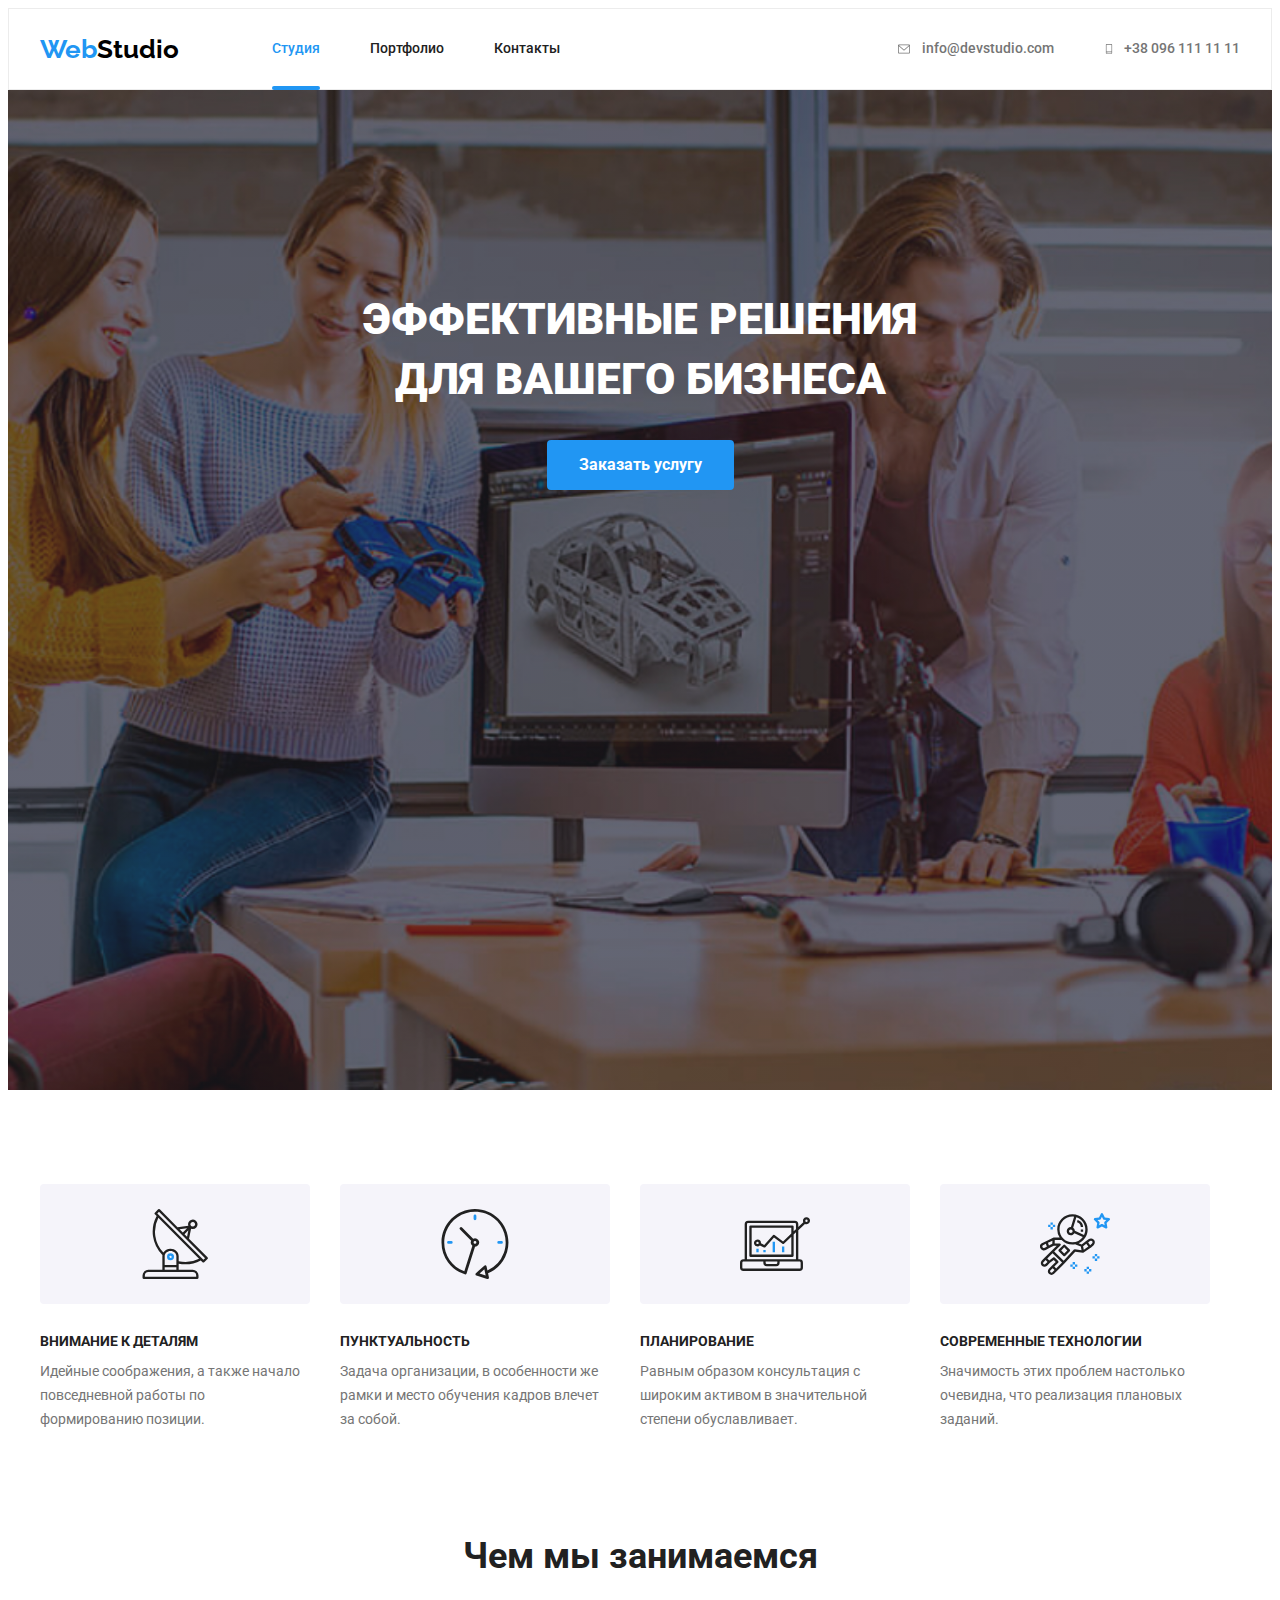
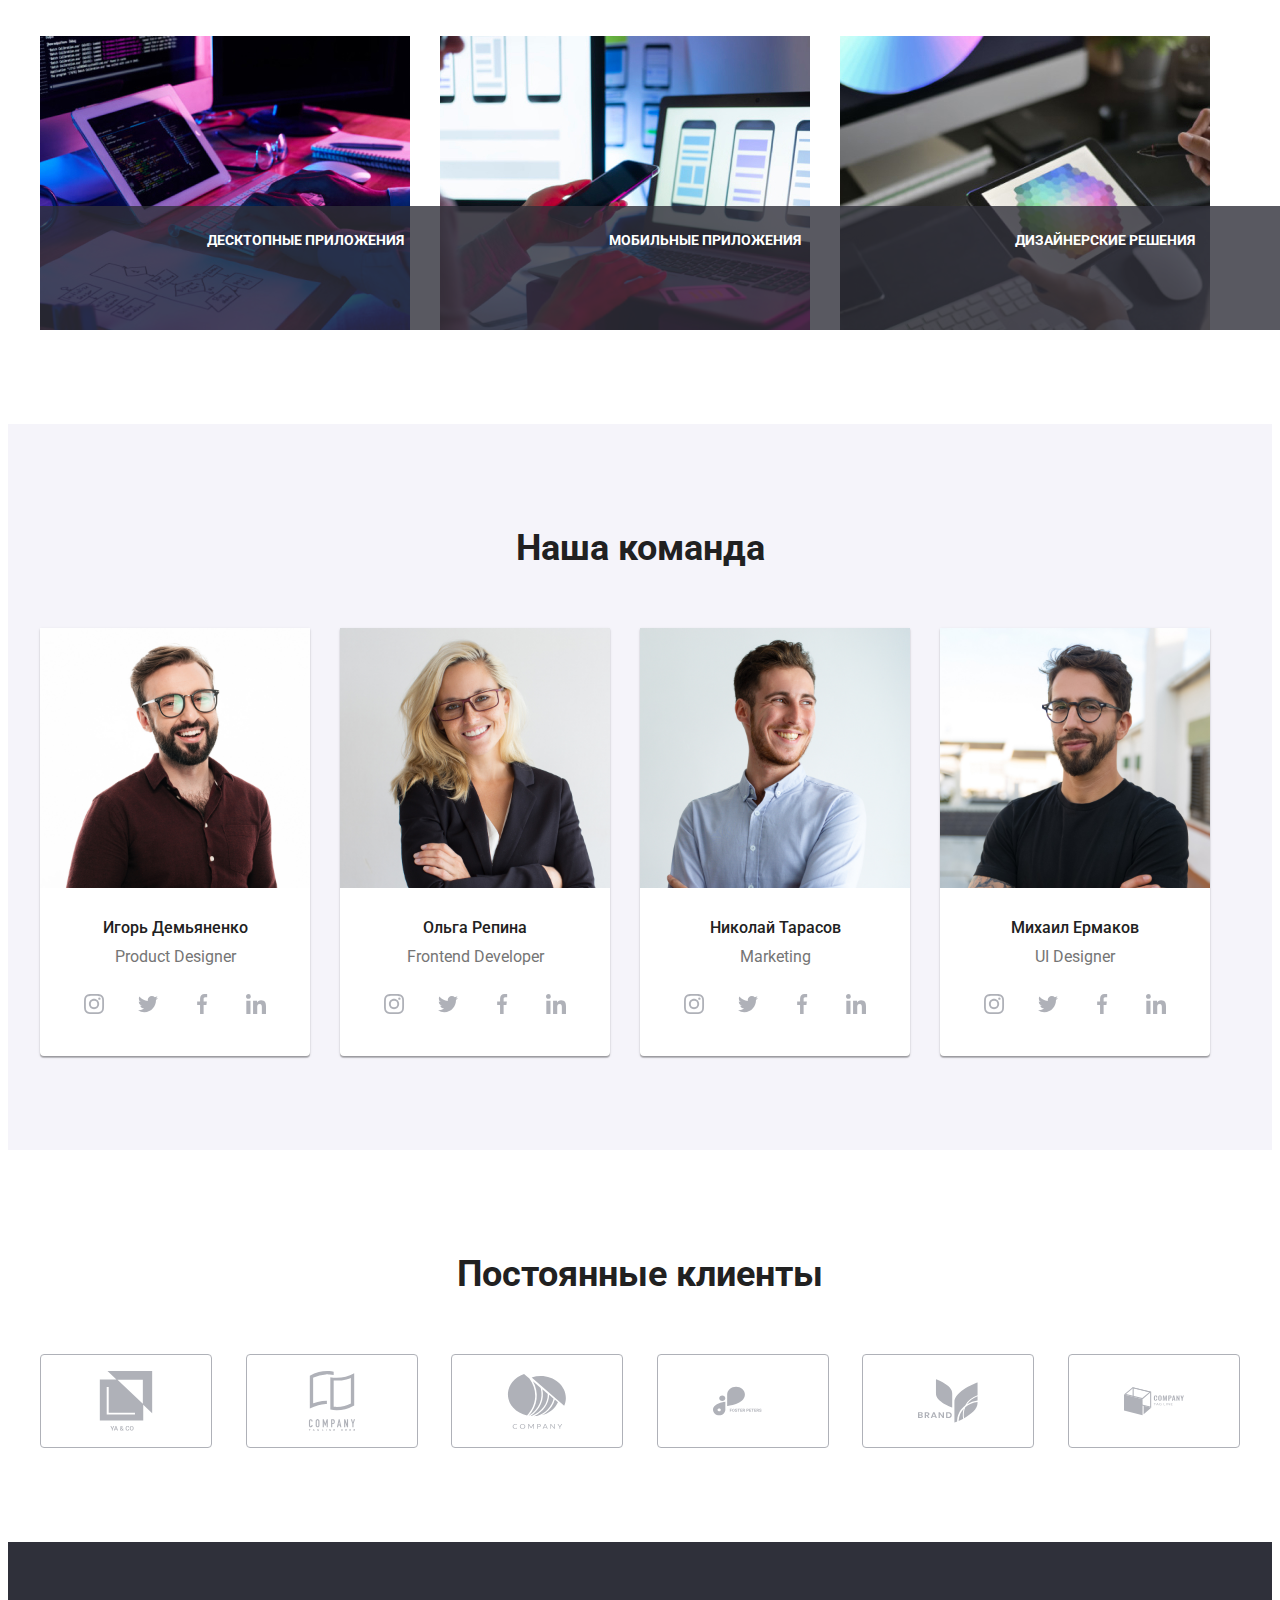
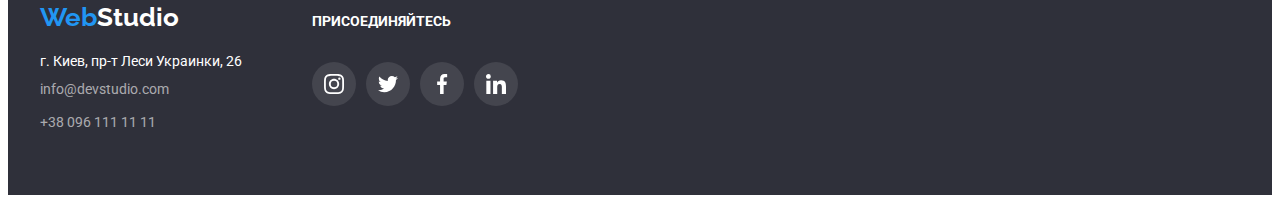
<file: index.html>
<!DOCTYPE html>
<html lang="en">

<head>
    <meta charset="UTF-8">
    <meta http-equiv="X-UA-Compatible" content="IE=edge">
    <meta name="viewport" content="width=device-width, initial-scale=1.0">
    <title>Document</title>
    <link href="https://fonts.googleapis.com/css2?family=Raleway:wght@700&family=Roboto:wght@400;500;700;900&display=swap"
        rel="stylesheet">
    <link rel="stylesheet" href="https://cdnjs.cloudflare.com/ajax/libs/modern-normalize/1.1.0/modern-normalize.min.css"
        integrity="sha512-wpPYUAdjBVSE4KJnH1VR1HeZfpl1ub8YT/NKx4PuQ5NmX2tKuGu6U/JRp5y+Y8XG2tV+wKQpNHVUX03MfMFn9Q=="
        crossorigin="anonymous" referrerpolicy="no-referrer" />
    <link rel="stylesheet" href="./css/styles.css">
</head>

<body>
    <!--Шапка-->
    <header class="header">
    <div class="container main-nav">   
        <nav class="nav">
                <a href="" class="logo">
                    <span>Web</span>Studio
                </a>
            <!-- Навігація-->
            <ul class="site-nav">
                <li class="item"><a href="./index.html" class="link current">
                    Студия</a></li>
                <li class="item"><a href="./portfolio.html" class="link">Портфолио</a></li>
                <li class="item"><a href="" class="link">Контакты</a></li>
            </ul>
        </nav> 
        <!-- Контакти-->
        
        <ul class="contacts-list">
            <!-- Link to e-mail address -->
            <li class="item">
                <a href="mailto:info@devstudio.com" class="link link-icon">
                    <svg class="icon-mail" width="16px" height="12px">
                        <use href="./images/symbol-defs2.svg#icon-envelope"></use>
                    </svg>
            info@devstudio.com
                </a>
            </li>
            <!-- Link to phone number  -->
            <li class="item"><a href="tel:+380961111111" class="link link-icon">
                <svg class="icon-tel" width="10px" height="16px">
                <use href="./images/symbol-defs2.svg#icon-smartphone"></use>
            </svg>
            +38 096 111 11 11</a> </li>
        </ul>
    </div>
    </header>
    <main> 
        <!--Герой-->
        <section class="hero">
            <h1 class="hero-title">Эффективные решения<br> для вашего бизнеса</h1>
            <button type="button" class="button" data-modal-open>Заказать услугу</button>
        </section>
        <!--Переваги-->
        <section class="section section-preference">
            <div class="container">
                <ul class="preference">
                    <li class="item">
                        <div class="item-icon">
                            <svg class="icon-antenna" width="70px" height="70px">
                                <use href="./images/symbol-defs2.svg#icon-preference1">
                                </use>  
                            </svg>
                        </div>
                        <h3 class="preference-title">Внимание к деталям</h3>
                        <p class="preference-text">Идейные соображения, а также начало повседневной работы по формированию позиции.</p>
                    </li>

                    <li class="item">
                        <div class="item-icon">
                            <svg class="icon-clock" width="70px" height="70px">
                                <use href="./images/symbol-defs2.svg#icon-preference2">
                                </use>
                            </svg>
                        </div>
                        <h3 class="preference-title">Пунктуальность</h3>
                        <p class="preference-text">Задача организации, в особенности же рамки и место обучения кадров влечет за собой.</p>
                    </li>
                    <li class="item">
                        <div class="item-icon">
                            <svg class="icon-diagram" width="70px" height="70px">
                                <use href="./images/symbol-defs2.svg#icon-preference3">
                                </use>
                            </svg>
                        </div>    
                        <h3 class="preference-title">Планирование</h3>
                        <p class="preference-text">Равным образом консультация с широким активом в значительной степени обуславливает.</p>
                    </li>
                    <li class="item">
                        <div class="item-icon">
                            <svg class="icon-astronaut" width="70px" height="70px">
                                <use href="./images/symbol-defs2.svg#icon-preference4">
                                </use>
                            </svg>
                        </div>
                        <h3 class="preference-title">Современные технологии</h3>
                        <p class="preference-text">Значимость этих проблем настолько очевидна, что реализация плановых заданий.</p>
                    </li>
                </ul>
            </div>
        </section>
        <!--Чем мы занимаемся-->
        <section class="section ">
            <div class="container">
                <h2 class="section-title">Чем мы занимаемся</h2>
                <ul class="work">
                    <li class="item work-item">
                        <img src="./images/img1.jpg" alt="" width="370">
                        <h3 class="work-title">Десктопные приложения</h3>
                    </li>
                    <li class="item work-item">
                        <img src="./images/img2.jpg" alt="" width="370">
                        <h3 class="work-title">Мобильные приложения</h3>
                    </li>
                    <li class="item work-item">
                        <img src="./images/img3.jpg" alt="" width="370">
                        <h3 class="work-title">Дизайнерские решения</h3>
                    </li>
                </ul>
            </div>
        </section> 
        <!--Наша команда-->
        <section class="section section-team">
            <div class="container">
                <h2 class="section-title">Наша команда</h2>
                <ul class="section-list">
                    <li class="item box-shadow">
                        <img src="./images/img4.jpg" alt="Игорь Демьяненко" width="270"> 
                        <div class="item-box">
                            <h3 class="title-list">Игорь Демьяненко</h3>
                            <p class="title-text">Product Designer</p>
                            <ul class="social-list">
                              <li>
                                  <a href="" class="social-link">
                                        <svg class="social-icon" >
                                            <use href="./images/symbol-defs2.svg#icon-instagram">
                                            </use>
                                        </svg>
                                    </a>
                              </li> 
                              <li>
                                <a href="" class="social-link">
                                    <svg class="social-icon" >
                                        <use href="./images/symbol-defs2.svg#icon-twitter">
                                        </use>
                                    </svg>
                                </a>
                              </li>
                              <li>
                                <a href="" class="social-link">
                                    <svg class="social-icon" >
                                        <use href="./images/symbol-defs2.svg#icon-facebook">
                                        </use>
                                    </svg>
                                </a>
                              </li>
                              <li>
                                <a href="" class="social-link">
                                    <svg class="social-icon" >
                                        <use href="./images/symbol-defs2.svg#icon-linkedin">
                                        </use>
                                    </svg>
                                </a>
                              </li>
                            </ul>
                        </div>
                    </li>
                    <li class="item box-shadow">
                        <img src="./images/img5.jpg" alt="Ольга Репина" width="270">
                        <div class="item-box">
                            <h3 class="title-list">Ольга Репина</h3>
                            <p class="title-text">Frontend Developer</p>
                            <ul class="social-list">
                                <li>
                                    <a href="" class="social-link">
                                        <svg class="social-icon" >
                                            <use href="./images/symbol-defs2.svg#icon-instagram">
                                            </use>
                                        </svg>
                                    </a>
                                </li>
                                <li>
                                    <a href="" class="social-link">
                                        <svg class="social-icon" >
                                            <use href="./images/symbol-defs2.svg#icon-twitter">
                                            </use>
                                        </svg>
                                    </a>
                                </li>
                                <li>
                                    <a href="" class="social-link">
                                        <svg class="social-icon" >
                                            <use href="./images/symbol-defs2.svg#icon-facebook">
                                            </use>
                                        </svg>
                                    </a>
                                </li>
                                <li>
                                    <a href="" class="social-link">
                                        <svg class="social-icon" >
                                            <use href="./images/symbol-defs2.svg#icon-linkedin">
                                            </use>
                                        </svg>
                                    </a>
                                </li>
                            </ul>
                        </div>
                    </li>
                    <li class="item box-shadow">
                        <img src="./images/img6.jpg" alt="Николай Тарасов" width="270">
                        <div class="item-box">
                            <h3 class="title-list">Николай Тарасов</h3>
                            <p class="title-text">Marketing</p>
                            <ul class="social-list">
                                <li>
                                    <a href="" class="social-link">
                                        <svg class="social-icon" >
                                            <use href="./images/symbol-defs2.svg#icon-instagram">
                                            </use>
                                        </svg>
                                    </a>
                                </li>
                                <li>
                                    <a href="" class="social-link">
                                        <svg class="social-icon" >
                                            <use href="./images/symbol-defs2.svg#icon-twitter">
                                            </use>
                                        </svg>
                                    </a>
                                </li>
                                <li>
                                    <a href="" class="social-link">
                                        <svg class="social-icon" >
                                            <use href="./images/symbol-defs2.svg#icon-facebook">
                                            </use>
                                        </svg>
                                    </a>
                                </li>
                                <li>
                                    <a href="" class="social-link">
                                        <svg class="social-icon" >
                                            <use href="./images/symbol-defs2.svg#icon-linkedin">
                                            </use>
                                        </svg>
                                    </a>
                                </li>
                            </ul>
                        </div>
                    </li>
                    <li class="item box-shadow">
                        <img src="./images/img7.jpg" alt="Михаил Ермаков" width="270">
                        <div class="item-box">
                            <h3 class="title-list">Михаил Ермаков</h3>
                            <p class="title-text">UI Designer</p>
                            <ul class="social-list">
                                <li>
                                    <a href="" class="social-link">
                                        <svg class="social-icon" >
                                            <use href="./images/symbol-defs2.svg#icon-instagram">
                                            </use>
                                        </svg>
                                    </a>
                                </li>
                                <li>
                                    <a href="" class="social-link">
                                        <svg class="social-icon" >
                                            <use href="./images/symbol-defs2.svg#icon-twitter">
                                            </use>
                                        </svg>
                                    </a>
                                </li>
                                <li>
                                    <a href="" class="social-link">
                                        <svg class="social-icon" >
                                            <use href="./images/symbol-defs2.svg#icon-facebook">
                                            </use>
                                        </svg>
                                    </a>
                                </li>
                                <li>
                                    <a href="" class="social-link">
                                        <svg class="social-icon" >
                                            <use href="./images/symbol-defs2.svg#icon-linkedin">
                                            </use>
                                        </svg>
                                    </a>
                                </li>
                            </ul>
                        </div>
                    </li> 
                </ul>
            </div>
        </section>
        <!--Постоянные клиенты--> 
        <section class="section">
            <div class="container">
                <h2 class="section-title">Постоянные клиенты</h2>
                <ul class="clients-list">
                    <li class="clients-item">
                        <a href="" class="clients-link">
                            <svg class="client-icon" >
                                <use href="./images/symbol-defs2.svg#icon-company1"> 
                                </use>
                            </svg>
                        </a>
                    </li>
                    <li class="clients-item">
                        <a href="" class="clients-link">
                            <svg class="client-icon">
                                <use href="./images/symbol-defs2.svg#icon-company2">
                                </use>
                            </svg>
                        </a>
                    </li>
                    <li class="clients-item">
                        <a href="" class="clients-link">
                            <svg class="client-icon">
                                <use href="./images/symbol-defs2.svg#icon-company3">
                                </use>
                            </svg>
                        </a>
                    </li>
                    <li class="clients-item">
                        <a href="" class="clients-link">
                            <svg class="client-icon">
                                <use href="./images/symbol-defs2.svg#icon-company4">
                                </use>
                            </svg>
                        </a>
                    </li>
                    <li class="clients-item">
                        <a href="" class="clients-link">
                            <svg class="client-icon">
                                <use href="./images/symbol-defs2.svg#icon-company5">
                                </use>
                            </svg>
                        </a>
                    </li>
                    <li class="clients-item">
                        <a href="" class="clients-link">
                            <svg class="client-icon">
                                <use href="./images/symbol-defs2.svg#icon-company6">
                                </use>
                            </svg>
                        </a>
                    </li>
                </ul>
            </div>
        </section>
    </main>

    <footer class="footer">
        <div class="container footer-container">
            <div class="contacts-conainer">
            <a href="" class="logo-footer">
                <span >Web</span>Studio
            </a>
            <address class="address">г. Киев, пр-т Леси Украинки, 26</address>
            <ul class="contacts">
                <!-- Link to e-mail address -->
                <li><a href="mailto:info@devstudio.com" class="link">info@devstudio.com</a></li>
                <!-- Link to phone number  -->
                <li class="item"><a href="tel:+380961111111" class="link">+38 096 111 11 11</a> </li>
            </ul>
            </div>
            <div class="social-container">
            <h3 class="footer-title-link">присоединяйтесь</h3>
            <ul class="social-list footer-list">
                <li class="social-item">
                    <a href="" class="social-link footer-link">
                        <svg class="social-icon icon-footer">
                            <use href="./images/symbol-defs2.svg#icon-instagram">
                            </use>
                        </svg>
                    </a>
                </li>
                <li class="social-item">
                    <a href="" class="social-link footer-link">
                        <svg class="social-icon icon-footer">
                            <use href="./images/symbol-defs2.svg#icon-twitter">
                            </use>
                        </svg>
                    </a>
                </li>
                <li class="social-item">
                    <a href="" class="social-link footer-link">
                        <svg class="social-icon icon-footer">
                            <use href="./images/symbol-defs2.svg#icon-facebook">
                            </use>
                        </svg>
                    </a>
                </li>
                <li class="social-item">
                    <a href="" class="social-link footer-link">
                        <svg class="social-icon icon-footer">
                            <use href="./images/symbol-defs2.svg#icon-linkedin">
                            </use>
                        </svg>
                    </a>
                </li>
            </ul>
            </div>
        </div>
    </footer>
<div class="backdrop is-hidden" data-modal>
    <div class="modal">
        <button type="button" class="close-button" data-modal-close>
            <svg class="icon-close" width="18px" height="18px">
                <use href="./images/symbol-defs2.svg#icon-close-button"></use>
            </svg>
        </button>
    </div>
</div>

    <script src="./js/modal.js"></script>
</body>

</html>
</file>
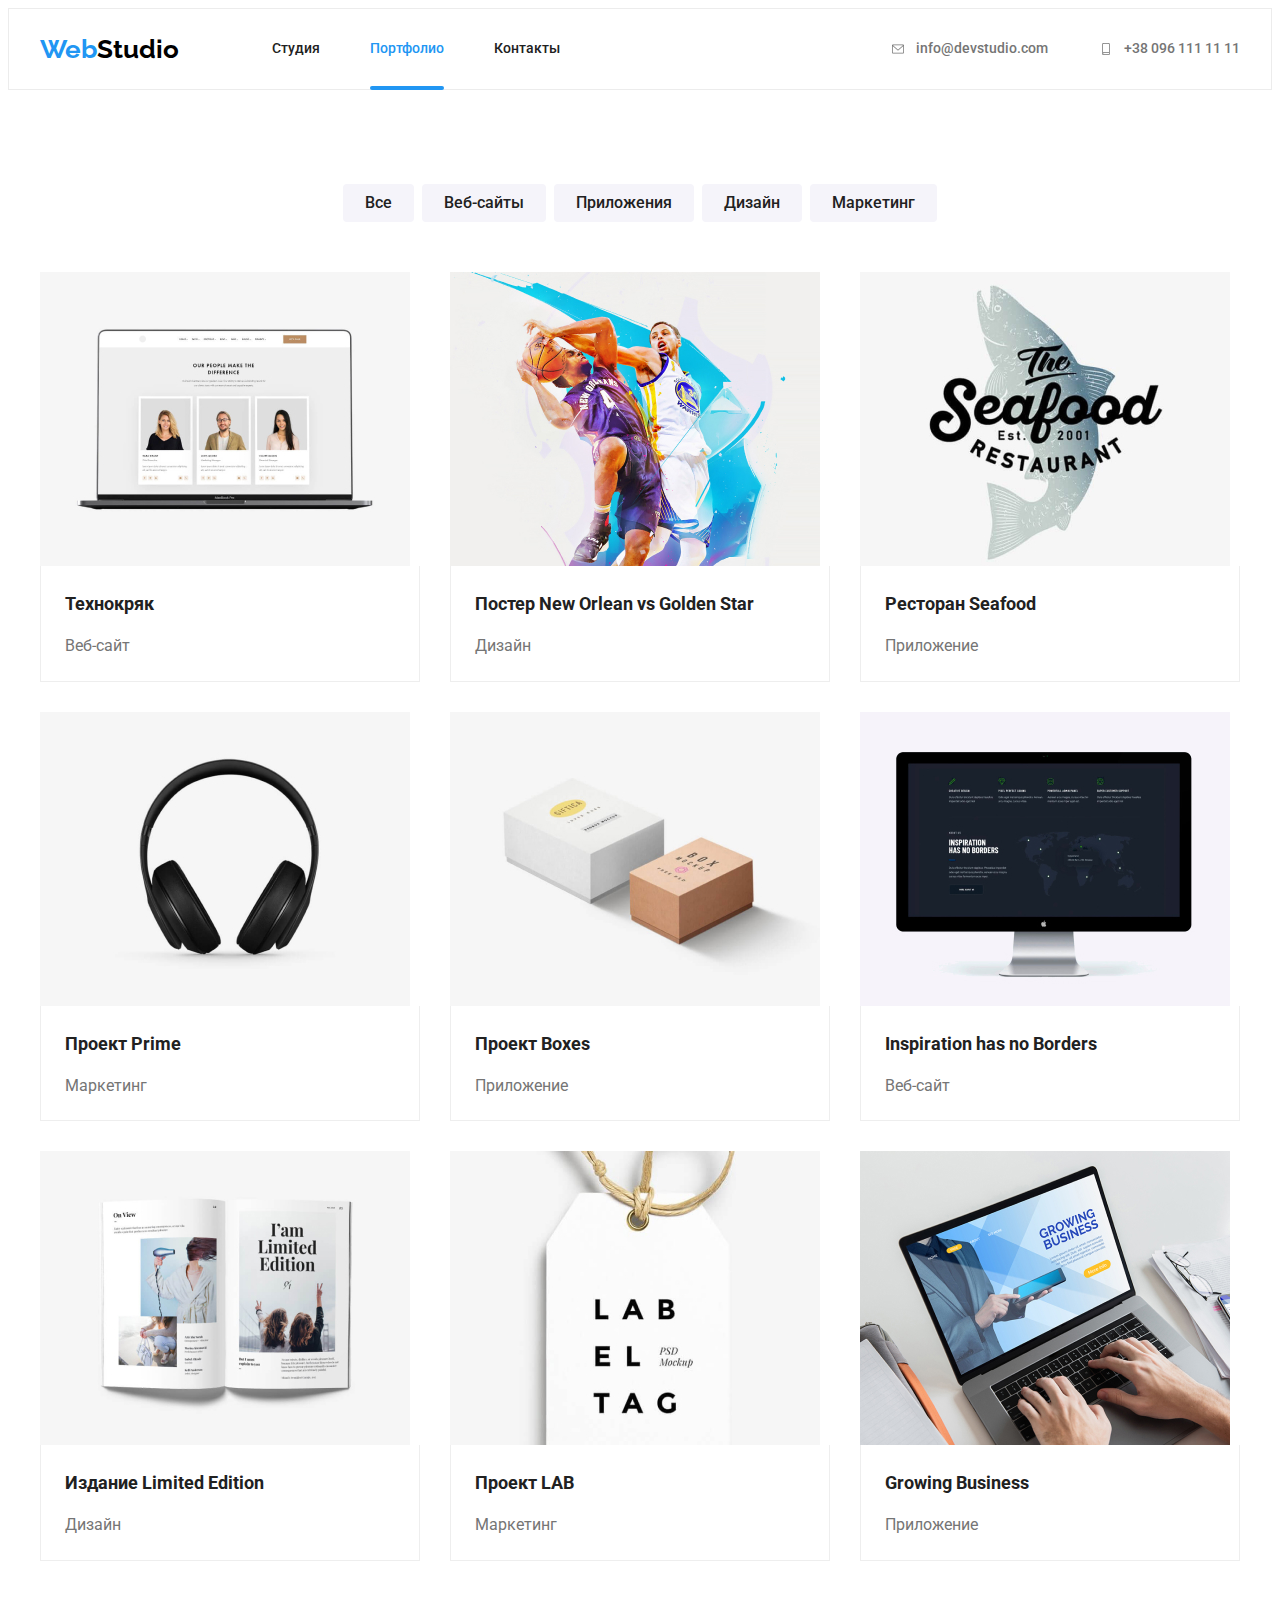
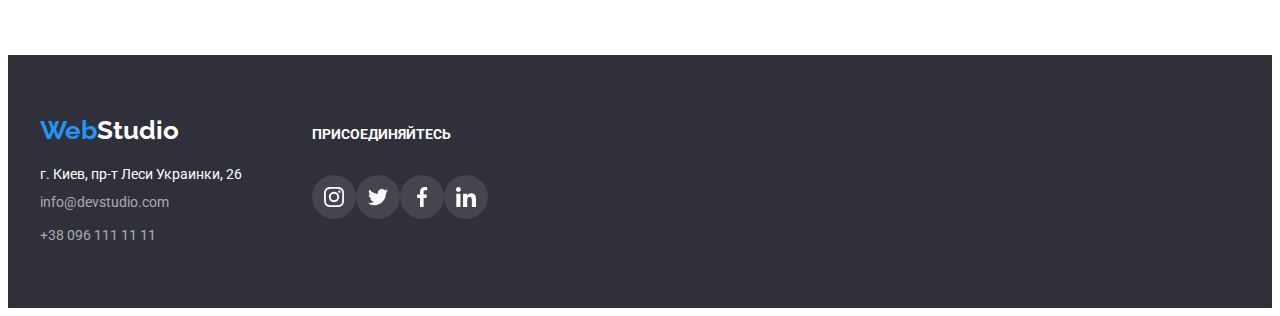
<file: portfolio.html>
<!DOCTYPE html>
<html lang="en">

<head>
    <meta charset="UTF-8">
    <meta http-equiv="X-UA-Compatible" content="IE=edge">
    <meta name="viewport" content="width=device-width, initial-scale=1.0">
    <title>Document</title>
    <link
        href="https://fonts.googleapis.com/css2?family=Raleway:wght@700&family=Roboto:wght@400;500;700;900&display=swap"
        rel="stylesheet">
        <link rel="stylesheet" href="https://cdnjs.cloudflare.com/ajax/libs/modern-normalize/1.1.0/modern-normalize.min.css"
            integrity="sha512-wpPYUAdjBVSE4KJnH1VR1HeZfpl1ub8YT/NKx4PuQ5NmX2tKuGu6U/JRp5y+Y8XG2tV+wKQpNHVUX03MfMFn9Q=="
            crossorigin="anonymous" referrerpolicy="no-referrer" />
    <link rel="stylesheet" href="./css/styles.css">
</head>

<body class="portfolio">
    <!--Шапка-->
    <header class="header">
        <div class="container main-nav">
            <nav class="nav">
                <a href="" class="logo">
                    <span>Web</span>Studio
                </a>
                <!-- Навігація-->
                <ul class="site-nav">
                    <li class="item"><a href="./index.html" class="link ">
                            Студия</a></li>
                    <li class="item"><a href="./portfolio.html" class="link current">Портфолио</a></li>
                    <li class="item"><a href="" class="link">Контакты</a></li>
                </ul>
            </nav>
            <!-- Контакти-->
    
            <ul class="contacts-list">
                <!-- Link to e-mail address -->
                <li class="item">
                    <a href="mailto:info@devstudio.com" class="link link-icon">
                        <svg class="icon-mail" width="16" height="12">
                            <use href="./images/symbol-defs2.svg#icon-envelope"></use>
                        </svg>
                        info@devstudio.com
                    </a>
                </li>
                <!-- Link to phone number  -->
                <li class="item"><a href="tel:+380961111111" class="link link-icon">
                        <svg class="icon-tel" width="16" height="12">
                            <use href="./images/symbol-defs2.svg#icon-smartphone"></use>
                        </svg>
                        +38 096 111 11 11</a> </li>
            </ul>
        </div>
    </header>
    <main >
        <section class="section" >
            <div class="container">
            <ul class="button-list">
                <li class="item"><button type="button" class="button">Все</button></li>
                <li class="item"><button type="button" class="button">Веб-сайты</button></li>
                <li class="item"><button type="button" class="button">Приложения</button></li>
                <li class="item"><button type="button" class="button">Дизайн</button></li>
                <li class="item"><button type="button" class="button">Маркетинг</button></li>
            </ul>
            <ul class="img-list">
                <li class="item portfolio-item">
                    <a href="" class="link-card">
                        <div class="portfolio-image">
                            <img src="./images/portfolio1.jpg" alt="" width="370px">
                            <p class="text-image">Технокряк это современная площадка распространения коронавируса. Компании используют эту платформу для цифрового
                            шпионажа и атак на защищённые сервера конкурентов.</p>
                        </div>   
                        <div class="card">    
                            <h3 class="title">Технокряк</h3>
                            <p class="text">Веб-сайт</p>
                        </div>
                    </a>
                </li>
                <li class="item portfolio-item">
                    <a href="" class="link-card">
                        <div class="portfolio-image">
                            <img src="./images/portfolio2.jpg" alt="" width="370px">
                            <p class="text-image">Технокряк это современная площадка распространения коронавируса. Компании используют эту платформу для цифрового
                                шпионажа и атак на защищённые сервера конкурентов.</p>
                        </div>
                        <div class="card">
                            <h3 class="title">Постер New Orlean vs Golden Star</h3>
                            <p class="text">Дизайн</p>
                        </div>
                    </a>
                </li>
                <li class="item portfolio-item">
                    <a href="" class="link-card">
                        <div class="portfolio-image">
                            <img src="./images/portfolio3.jpg" alt="" width="370px">
                            <p class="text-image">Технокряк это современная площадка распространения коронавируса. Компании используют эту платформу для цифрового
                                шпионажа и атак на защищённые сервера конкурентов.</p>
                        </div>
                        <div class="card">
                            <h3 class="title">Ресторан Seafood</h3>
                            <p class="text">Приложение</p>
                        </div>
                    </a>
                </li>
                <li class="item portfolio-item">
                    <a href="" class="link-card">
                    <div class="portfolio-image">
                        <img src="./images/portfolio4.jpg" alt="" width="370px">
                        <p class="text-image">Технокряк это современная площадка распространения коронавируса. Компании используют эту платформу для цифрового
                            шпионажа и атак на защищённые сервера конкурентов.</p>
                    </div>
                        <div class="card">
                            <h3 class="title">Проект Prime</h3>
                            <p class="text">Маркетинг</p>
                        </div>
                    </a>
                </li>
                <li class="item portfolio-item">
                    <a href="" class="link-card">
                    <div class="portfolio-image">
                        <img src="./images/portfolio5.jpg" alt="" width="370px">
                        <p class="text-image">Технокряк это современная площадка распространения коронавируса. Компании используют эту платформу для цифрового
                            шпионажа и атак на защищённые сервера конкурентов.</p>
                    </div>
                        <div class="card">
                            <h3 class="title">Проект Boxes</h3>
                            <p class="text">Приложение</p>
                        </div>
                    </a>
                </li>
                <li class="item portfolio-item">
                    <a href="" class="link-card">
                    <div class="portfolio-image">
                        <img src="./images/portfolio6.jpg" alt="" width="370px">
                        <p class="text-image">Технокряк это современная площадка распространения коронавируса. Компании используют эту платформу для цифрового
                            шпионажа и атак на защищённые сервера конкурентов.</p>
                    </div>
                        <div class="card">
                            <h3 class="title">Inspiration has no Borders</h3>
                            <p class="text">Веб-сайт</p>
                        </div>
                    </a>
                </li>
                <li class="item portfolio-item">
                    <a href="" class="link-card">
                    <div class="portfolio-image">
                        <img src="./images/portfolio7.jpg" alt="" width="370px">
                        <p class="text-image">Технокряк это современная площадка распространения коронавируса. Компании используют эту платформу для цифрового
                            шпионажа и атак на защищённые сервера конкурентов.</p>
                    </div>
                        <div class="card">
                            <h3 class="title">Издание Limited Edition</h3>
                            <p class="text">Дизайн</p>
                        </div>
                    </a>
                </li>
                <li class="item portfolio-item">
                    <a href="" class="link-card">
                    <div class="portfolio-image">
                        <img src="./images/portfolio8.jpg" alt="" width="370px">
                        <p class="text-image">Технокряк это современная площадка распространения коронавируса. Компании используют эту платформу для цифрового
                            шпионажа и атак на защищённые сервера конкурентов.</p>
                    </div>
                        <div class="card">
                            <h3 class="title">Проект LAB</h3>
                            <p class="text">Маркетинг</p>
                        </div>
                    </a>
                </li>
                <li class="item portfolio-item">
                    <a href="" class="link-card">
                    <div class="portfolio-image">
                        <img src="./images/portfolio9.jpg" alt="" width="370px">
                        <p class="text-image">Технокряк это современная площадка распространения коронавируса. Компании используют эту платформу для цифрового
                            шпионажа и атак на защищённые сервера конкурентов.</p>
                    </div>
                        <div class="card">
                            <h3 class="title">Growing Business</h3>
                            <p class="text">Приложение</p>
                        </div>
                    </a>
                </li>
            </ul>
            </div>
        </section>

    </main>


    <footer class="footer">
        <div class="container footer-container">
            <div class="contacts-conainer">
                <a href="" class="logo-footer">
                    <span>Web</span>Studio
                </a>
                <address class="address">г. Киев, пр-т Леси Украинки, 26</address>
                <ul class="contacts">
                    <!-- Link to e-mail address -->
                    <li><a href="mailto:info@devstudio.com" class="link">info@devstudio.com</a></li>
                    <!-- Link to phone number  -->
                    <li class="item"><a href="tel:+380961111111" class="link">+38 096 111 11 11</a> </li>
                </ul>
            </div>
            <div class="social-container">
                <h3 class="footer-title-link">присоединяйтесь</h3>
                <ul class="social-list footer-list">
                    <li>
                        <a href="" class="social-link footer-link">
                            <svg class="social-icon icon-footer">
                                <use href="./images/symbol-defs2.svg#icon-instagram">
                                </use>
                            </svg>
                        </a>
                    </li>
                    <li>
                        <a href="" class="social-link footer-link">
                            <svg class="social-icon icon-footer">
                                <use href="./images/symbol-defs2.svg#icon-twitter">
                                </use>
                            </svg>
                        </a>
                    </li>
                    <li>
                        <a href="" class="social-link footer-link">
                            <svg class="social-icon icon-footer">
                                <use href="./images/symbol-defs2.svg#icon-facebook">
                                </use>
                            </svg>
                        </a>
                    </li>
                    <li>
                        <a href="" class="social-link footer-link">
                            <svg class="social-icon icon-footer">
                                <use href="./images/symbol-defs2.svg#icon-linkedin">
                                </use>
                            </svg>
                        </a>
                    </li>
                </ul>
            </div>
        </div>
    </footer>

    
    
    </body>
    
    </html>
</file>
<file: css/styles.css>
:root {
  --primery-text-color: #757575;
  --secondary-text-color: #212121;
  --accent-color: #2196f3;
  --black-color: #000000;
  --white-color: #ffffff;
  --primery-color-bg: #ffffff;
  --secondary-color-bg: #2f303a;
  --additional-bg-color: #f5f4fa;
  --focus-button-color: #188ce8;
  --address-color: rgba(255, 255, 255, 0.6);
  --card-set-gap: 30px;
}
/* основний колір тексту   color: #757575;  */
/*другорядний колір тексту color: #212121; */
/*акцент  #2196F3; */
/*білий колір color: #FFFFFF; */
/*чоний колір #000000; */
/*основний колір фону: #2f303a;*/
/*другорядний колір фону: #E5E5E5;*/
/* додатковий колір фону: #f5f4fa; */
/*колір фокусу кнопки: #188ce8;*/
/*колір адресу: rgba(255, 255, 255, 0.6);*/

/*марджин для сітки в портфоліо: 30px*/
body {
  background: var(--primery-color-bg);
  color: var(--primery-text-color);

  font-family: Roboto, sans-serif;
}
.container {
  margin-left: auto;
  margin-right: auto;
  width: 1200px;
  padding-left: 15px;
  padding-right: 15px;
}
ul {
  padding: 0;
  margin: 0;
  list-style: none;
}
.section {
  padding-top: 94px;
  padding-bottom: 94px;
}

h1,
h2,
h3,
h4,
h5,
h6,
p {
  margin: 0;
}
img {
  display: block;
}
.logo {
  text-decoration: none;
  font-family: Raleway;
  font-weight: 700;
  font-size: 26px;
  line-height: 1.19;
  color: var(--black-color);
}

.logo > span {
  color: var(--accent-color);
}
.header {
  border: 1px solid #ececec;
}
/*Навігація*/
.main-nav {
  display: flex;
  align-items: center;
}
.nav {
  display: flex;
  align-items: center;
}
.site-nav {
  display: flex;
  margin-left: 93px;
}

.site-nav .item + .item {
  margin-left: 50px;
}
.site-nav .link {
  text-decoration: none;
  font-weight: 500;
  font-size: 14px;
  line-height: 1.14;
  color: var(--secondary-text-color);
}

.site-nav .link:focus,
.site-nav .link:hover {
  color: var(--accent-color);
}
.site-nav .link.current {
  position: relative;
  color: var(--accent-color);
}

.site-nav .link {
  display: block;
  padding-top: 32px;
  padding-bottom: 32px;

  transition: color 250ms cubic-bezier(0.4, 0, 0.2, 1);
}

.site-nav .current::after {
  content: "";
  position: absolute;
  bottom: -1px;
  left: 0;

  width: 100%;
  height: 4px;
  background-color: var(--accent-color);
  border-radius: 2px;
}
/*Контакти*/

.icon-mail,
.icon-tel {
  margin-right: 10px;
  fill: var(--primery-text-color);
  transition: fill 250ms cubic-bezier(0.4, 0, 0.2, 1);
}
.link-icon:hover .icon-tel,
.link-icon:focus .icon-tel,
.link-icon:hover .icon-mail,
.link-icon:focus .icon-mail {
  fill: var(--accent-color);
}
.link-icon {
  display: flex;
  align-items: center;
}
.contacts-list {
  display: flex;
  margin-left: auto;
}
.contacts-list .item + .item {
  margin-left: 50px;
}

.contacts-list .link {
  text-decoration: none;
  font-weight: 500;
  font-size: 14px;
  line-height: 1.14;
  color: var(--primery-text-color);
  transition: color 250ms cubic-bezier(0.4, 0, 0.2, 1);
}
.contacts-list .link:hover,
.contacts-list .link:focus {
  color: var(--accent-color);
}

/*Герой*/
.hero {
  padding-top: 200px;
  padding-bottom: 200px;
  background-color: var(--secondary-color-bg);
  text-align: center;
  max-width: 1600px;
  height: 600px;
  margin-left: auto;
  margin-right: auto;
  background-image: linear-gradient(
      to right,
      rgba(47, 48, 58, 0.4),
      rgba(47, 48, 58, 0.4)
    ),
    url(../images/bghero.jpg);
  background-repeat: no-repeat;
  background-position: center;
  background-size: cover;
}
.hero-title {
  margin-bottom: 30px;
  margin-top: 0;

  font-weight: 900;
  font-size: 44px;
  line-height: 1.36;
  text-transform: uppercase;
  color: var(--white-color);
}
.button {
  display: inline-block;
  border-radius: 4px;
  padding: 10px 32px;

  font-family: inherit;
  font-weight: bold;
  font-size: 16px;
  line-height: 1.88;
  color: var(--white-color);
  background: var(--accent-color);
  cursor: pointer;
  border: none;
  transition: background-color 250ms cubic-bezier(0.4, 0, 0.2, 1);
  transition: box-shadow 250ms cubic-bezier(0.4, 0, 0.2, 1);
}
.button:hover,
.button:focus {
  box-shadow: 0px 4px 4px rgba(0, 0, 0, 0.15);
  background-color: var(--focus-button-color);
}
/*Переваги*/
.section-preference {
  padding-bottom: 0;
}

.preference {
  display: flex;
}
.preference .item {
  width: 270px;
  margin-right: 30px;
}
.preference .item:nth-child(4n) {
  margin-right: 0;
}

.preference .preference-title {
  margin-top: 0;
  margin-bottom: 10px;
  font-size: 14px;
  line-height: 1.14;
  text-transform: uppercase;
  color: var(--secondary-text-color);
}
.preference .preference-text {
  margin-top: 0;
  margin-bottom: 0;
  font-size: 14px;
  line-height: 1.71;
}

.item-icon {
  display: flex;
  justify-content: center;
  align-items: center;
  margin-bottom: 30px;
  width: 270px;
  height: 120px;
  background-color: var(--additional-bg-color);
  border-radius: 4px;
}

/*Чем мы занимаемся*/
.work {
  display: flex;
}
.work .item {
  margin-right: 30px;
}
.work .item:nth-child(3n) {
  margin-right: 0;
}
.section-title {
  margin-top: 0;
  margin-bottom: 50px;
  font-size: 36px;
  line-height: 1.67;
  text-align: center;
  color: var(--secondary-text-color);
}

.work-item {
  position: relative;
}
.work-title {
  position: absolute;
  bottom: 0;
  display: block;
  padding: 27px 80px;

  width: 370px;
  color: var(--white-color);
  font-weight: 700;
  font-size: 14px;
  line-height: 1.14;
  height: 70px;
  text-align: center;
  text-transform: uppercase;
  background-color: rgba(47, 48, 58, 0.8);
}
/*Наша команда*/
.section-team {
  background: var(--additional-bg-color);
}
.section-list {
  display: flex;
}
.section-list .item {
  margin-right: 30px;
  background-color: var(--white-color);
}
.section-list .item:nth-child(4n) {
  margin-right: 0;
}
.item-box {
  padding: 30px 32px;
}
.section-list .title-list {
  margin-top: 0;
  margin-bottom: 10px;
  font-weight: 500;
  font-size: 16px;
  line-height: 1.19;
  text-align: center;
  color: var(--secondary-text-color);
}
.section-list .title-text {
  margin-top: 0;
  margin-bottom: 0;
  font-size: 16px;
  line-height: 1.19;
  text-align: center;
}
.social-list {
  display: flex;
  width: 100%;
  justify-content: space-between;
  margin-top: 16px;
}
.social-link {
  height: 44px;
  width: 44px;
  background-color: #ffffff;
  border-radius: 50%;
  display: flex;
  align-items: center;
  justify-content: center;
  transition: background-color 250ms cubic-bezier(0.4, 0, 0.2, 1);
}
.social-link .social-icon {
  height: 20px;
  fill: #afb1b8;
  transition: fill 250ms cubic-bezier(0.4, 0, 0.2, 1);
}
.social-link:hover .social-icon,
.social-link:focus .social-icon {
  fill: var(--white-color);
}
.social-link:hover,
.social-link:focus {
  background-color: var(--accent-color);
}
.box-shadow {
  box-shadow: 0px 1px 3px rgba(0, 0, 0, 0.12), 0px 1px 1px rgba(0, 0, 0, 0.14),
    0px 2px 1px rgba(0, 0, 0, 0.2);
  border-radius: 0px 0px 4px 4px;
}
/*Постоянные клиенты*/
.clients-list {
  display: flex;
  justify-content: space-between;
}
.clients-item {
  display: flex;
  display: block;
}

.clients-link {
  outline: none;
  display: flex;
  border: 1px solid #afb1b8;
  border-radius: 4px;
  width: 170px;
  height: 92px;
  align-items: center;
  justify-content: center;
  transition: border 250ms cubic-bezier(0.4, 0, 0.2, 1);
}
.clients-link:hover,
.clients-link:focus {
  border: 1px solid var(--accent-color);
}
.client-icon {
  display: block;
  width: 106px;
  height: 60px;
  fill: #afb1b8;
  transition: fill 250ms cubic-bezier(0.4, 0, 0.2, 1);
}
.clients-link:hover .client-icon,
.clients-link:focus .client-icon {
  fill: var(--accent-color);
}
/*Футер*/
.footer {
  background: var(--secondary-color-bg);
  padding-top: 60px;
  padding-bottom: 60px;
}
.logo-footer {
  font-family: Raleway;
  font-weight: 700;
  font-size: 26px;
  line-height: 1.19;
  color: var(--white-color);
  text-decoration: none;
}

.logo-footer > span {
  color: var(--accent-color);
}
.address {
  font-style: normal;
  font-weight: 400;
  font-size: 14px;
  line-height: 1.17;
  color: var(--white-color);
  margin-top: 20px;
}
.contacts {
  margin-top: 9px;
}
.contacts .item {
  margin-top: 9px;
}
.contacts .link {
  text-decoration: none;
  font-size: 14px;
  line-height: 1.71;
  color: var(--address-color);
}
.footer-title-link {
  font-weight: 700px;
  color: #ffffff;
  font-size: 14px;
  line-height: 1.14;
  text-transform: uppercase;
}
.footer-container {
  display: flex;
  align-items: baseline;
}
.social-container {
  margin-left: 70px;
}
.footer-list {
  margin-top: 32px;
  padding: 0;
}
.footer-list .social-item {
  margin-right: 10px;
}
.footer-list .social-item:nth-child(4n) {
  margin-right: 0;
}
.social-link .icon-footer {
  fill: var(--white-color);
  transition: fill 250ms cubic-bezier(0.4, 0, 0.2, 1);
}
.footer-link {
  background-color: rgba(255, 255, 255, 0.1);
  transition: background-color 250ms cubic-bezier(0.4, 0, 0.2, 1);
}
.footer-link:hover,
.footer-link:focus {
  background-color: #2196f3;
}
.footer-link:hover .icon-footer,
.footer-link:focus .icon-footer {
  fill: var(--white-color);
}
/*portfolio*/
.button-list {
  display: flex;
  justify-content: center;
  margin-bottom: 50px;
}
.button-list .item {
  margin-right: 8px;
}
.button-list .item:last-child {
  margin-right: 0;
}
.button-list .button {
  font-family: inherit;
  font-weight: 500;
  font-size: 16px;
  line-height: 1.62;
  color: var(--secondary-text-color);
  background: var(--additional-bg-color);
  cursor: pointer;
  text-align: center;
  padding: 6px 22px;
  transition: box-shadow 250ms cubic-bezier(0.4, 0, 0.2, 1),
    background-color 250ms cubic-bezier(0.4, 0, 0.2, 1),
    color 250ms cubic-bezier(0.4, 0, 0.2, 1);
  border: none;
}

.button-list .button:hover,
.button-list .button:focus {
  background-color: var(--accent-color);
  color: var(--white-color);
  box-shadow: 0px 3px 1px rgba(0, 0, 0, 0.1), 0px 1px 2px rgba(0, 0, 0, 0.08),
    0px 2px 2px rgba(0, 0, 0, 0.12);
  border-radius: 4px;
}
.img-list .link {
  text-decoration: none;
}

.img-list .title {
  font-size: 18px;
  line-height: 2;
  color: var(--secondary-text-color);
}

.img-list .text {
  font-size: 16px;
  line-height: 1.86;
  color: var(--primery-text-color);
}

.img-list {
  display: flex;
  flex-wrap: wrap;
  margin-top: calc(-1 * var(--card-set-gap));
  margin-left: calc(-1 * var(--card-set-gap));
}
.img-list .item {
  flex-basis: calc(100% / 3 - var(--card-set-gap));
  margin-top: var(--card-set-gap);
  margin-left: var(--card-set-gap);
}
.link-card {
  display: block;
  text-decoration: none;
  outline: none;
  transition: box-shadow 250ms cubic-bezier(0.4, 0, 0.2, 1);
}
.link-card:hover,
.link-card:focus {
  box-shadow: 0px 1px 1px rgba(0, 0, 0, 0.12), 0px 4px 4px rgba(0, 0, 0, 0.06),
    1px 4px 6px rgba(0, 0, 0, 0.16);
}
.card {
  padding: 20px 24px;
  border-left: 1px solid #eeeeee;
  border-right: 1px solid #eeeeee;
  border-bottom: 1px solid #eeeeee;
}
.card .title {
  margin: 0 0 9px 0;
}
.portfolio-image {
  position: relative;
  display: flex;
  overflow: hidden;
}
.text-image {
  position: absolute;
  padding: 0px 24px;
  margin: 0;
  display: flex;
  align-items: center;
  color: var(--white-color);
  background-color: rgba(33, 150, 243, 0.9);
  width: 370px;
  height: 294px;
  font-size: 18px;
  line-height: 1.56;

  transform: translate(0, 100%);
  transition: transform 250ms cubic-bezier(0.4, 0, 0.2, 1);
}

.link-card:hover .text-image,
.link-card:focus .text-image {
  transform: translate(0, 0);
}
/*Модальне вікно*/
.backdrop {
  position: fixed;
  top: 0;
  left: 0;
  width: 100%;
  height: 100%;
  background-color: rgba(0, 0, 0, 0.2);
  opacity: 1;
  transition: opacity 250ms cubic-bezier(0.4, 0, 0.2, 1),
    visibility 250ms cubic-bezier(0.4, 0, 0.2, 1);
}
.backdrop.is-hidden {
  visibility: hidden;
  opacity: 0;
  pointer-events: none;
}
.backdrop.is-hidden .modal {
  transform: translate(-50%, -50%) scale(1.1);
}
.modal {
  position: relative;
  min-height: 581px;
  min-width: 528px;
  background-color: var(--white-color);
  box-shadow: 0px 1px 3px rgba(0, 0, 0, 0.12), 0px 1px 1px rgba(0, 0, 0, 0.14),
    0px 2px 1px rgba(0, 0, 0, 0.2);
  border-radius: 4px;

  position: absolute;
  top: 50%;
  left: 50%;
  transform: translate(-50%, -50%) scale(1.1);
  transition: transform 250ms cubic-bezier(0.4, 0, 0.2, 1);
}
.close-button {
  position: absolute;
  right: 8px;
  top: 8px;
  display: flex;
  justify-content: center;
  align-items: center;
  width: 30px;
  height: 30px;
  background-color: var(--white-color);
  border: 1px solid rgba(0, 0, 0, 0.1);
  border-radius: 50%;
}
.icon-close {
  fill: var(--black-color);
}
</file>
